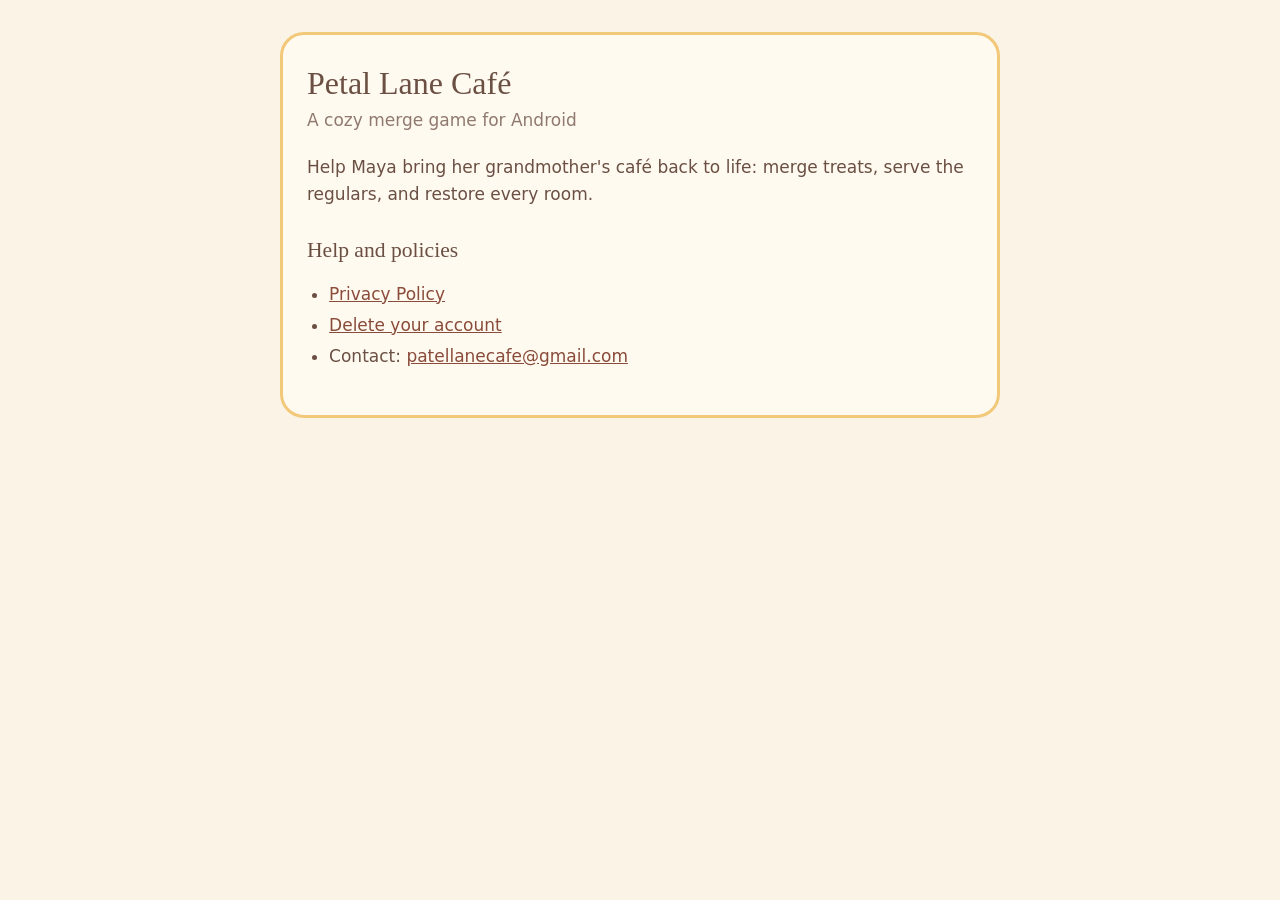
<file: index.html>
<!doctype html>
<html lang="en">
<head>
  <meta charset="utf-8">
  <meta name="viewport" content="width=device-width, initial-scale=1">
  <title>Petal Lane Café</title>
  <link rel="stylesheet" href="style.css">
</head>
<body>
<main>
  <h1>Petal Lane Café</h1>
  <p class="updated">A cozy merge game for Android</p>
  <p>Help Maya bring her grandmother's café back to life: merge treats, serve the regulars, and restore every room.</p>
  <h2>Help and policies</h2>
  <ul>
    <li><a href="privacy.html">Privacy Policy</a></li>
    <li><a href="delete-account.html">Delete your account</a></li>
    <li>Contact: <a href="mailto:patellanecafe@gmail.com">patellanecafe@gmail.com</a></li>
  </ul>
</main>
</body>
</html>
</file>
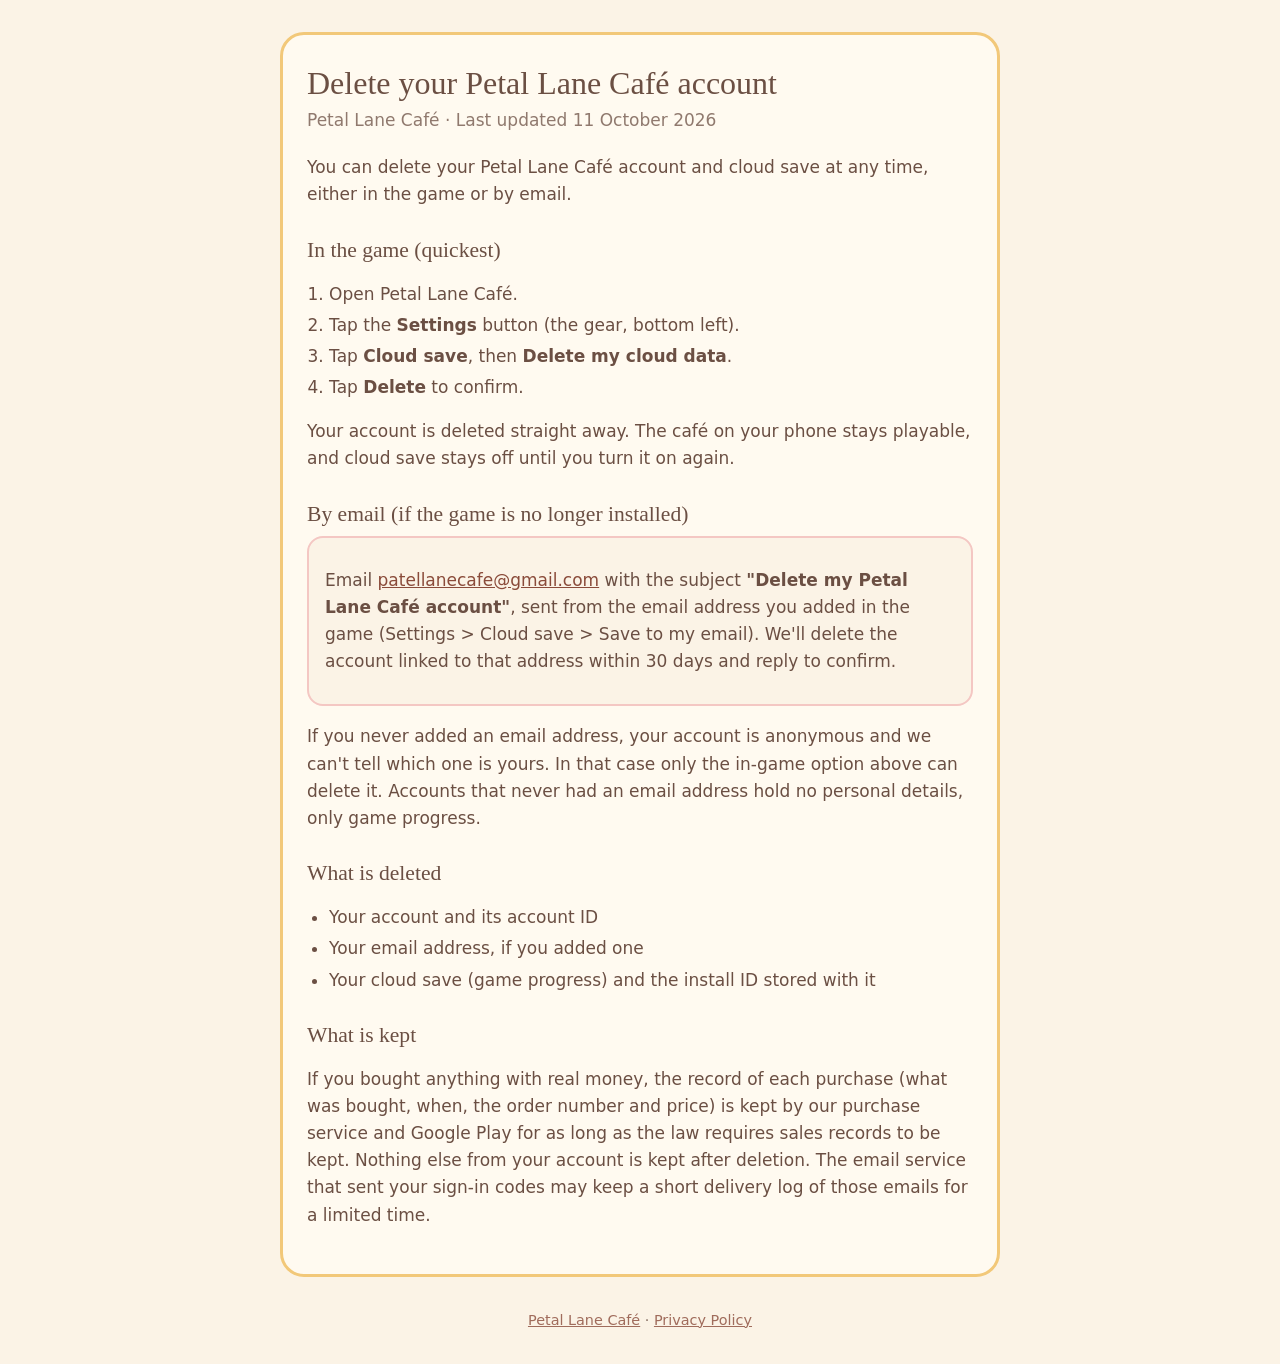
<file: delete-account.html>
<!doctype html>
<html lang="en">
<head>
  <meta charset="utf-8">
  <meta name="viewport" content="width=device-width, initial-scale=1">
  <title>Delete Your Account – Petal Lane Café</title>
  <link rel="stylesheet" href="style.css">
</head>
<body>
<main>
  <h1>Delete your Petal Lane Café account</h1>
  <p class="updated">Petal Lane Café · Last updated 11 October 2026</p>

  <p>You can delete your Petal Lane Café account and cloud save at any time, either in the game or by email.</p>

  <h2>In the game (quickest)</h2>
  <ol>
    <li>Open Petal Lane Café.</li>
    <li>Tap the <strong>Settings</strong> button (the gear, bottom left).</li>
    <li>Tap <strong>Cloud save</strong>, then <strong>Delete my cloud data</strong>.</li>
    <li>Tap <strong>Delete</strong> to confirm.</li>
  </ol>
  <p>Your account is deleted straight away. The café on your phone stays playable, and cloud save stays off until you
  turn it on again.</p>

  <h2>By email (if the game is no longer installed)</h2>
  <div class="box">
    <p>Email <a href="mailto:patellanecafe@gmail.com?subject=Delete%20my%20Petal%20Lane%20Caf%C3%A9%20account">patellanecafe@gmail.com</a>
    with the subject <strong>"Delete my Petal Lane Café account"</strong>, sent from the email address you added in the
    game (Settings &gt; Cloud save &gt; Save to my email). We'll delete the account linked to that address within
    30 days and reply to confirm.</p>
  </div>
  <p>If you never added an email address, your account is anonymous and we can't tell which one is yours. In that case
  only the in-game option above can delete it. Accounts that never had an email address hold no personal details,
  only game progress.</p>

  <h2>What is deleted</h2>
  <ul>
    <li>Your account and its account ID</li>
    <li>Your email address, if you added one</li>
    <li>Your cloud save (game progress) and the install ID stored with it</li>
  </ul>

  <h2>What is kept</h2>
  <p>If you bought anything with real money, the record of each purchase (what was bought, when, the order number and
  price) is kept by our purchase service and Google Play for as long as the law requires sales records to be kept. Nothing else
  from your account is kept after deletion. The email service that sent your sign-in codes may keep a short delivery log of those emails for a limited time.</p>
</main>
<footer><a href="index.html">Petal Lane Café</a> · <a href="privacy.html">Privacy Policy</a></footer>
</body>
</html>
</file>
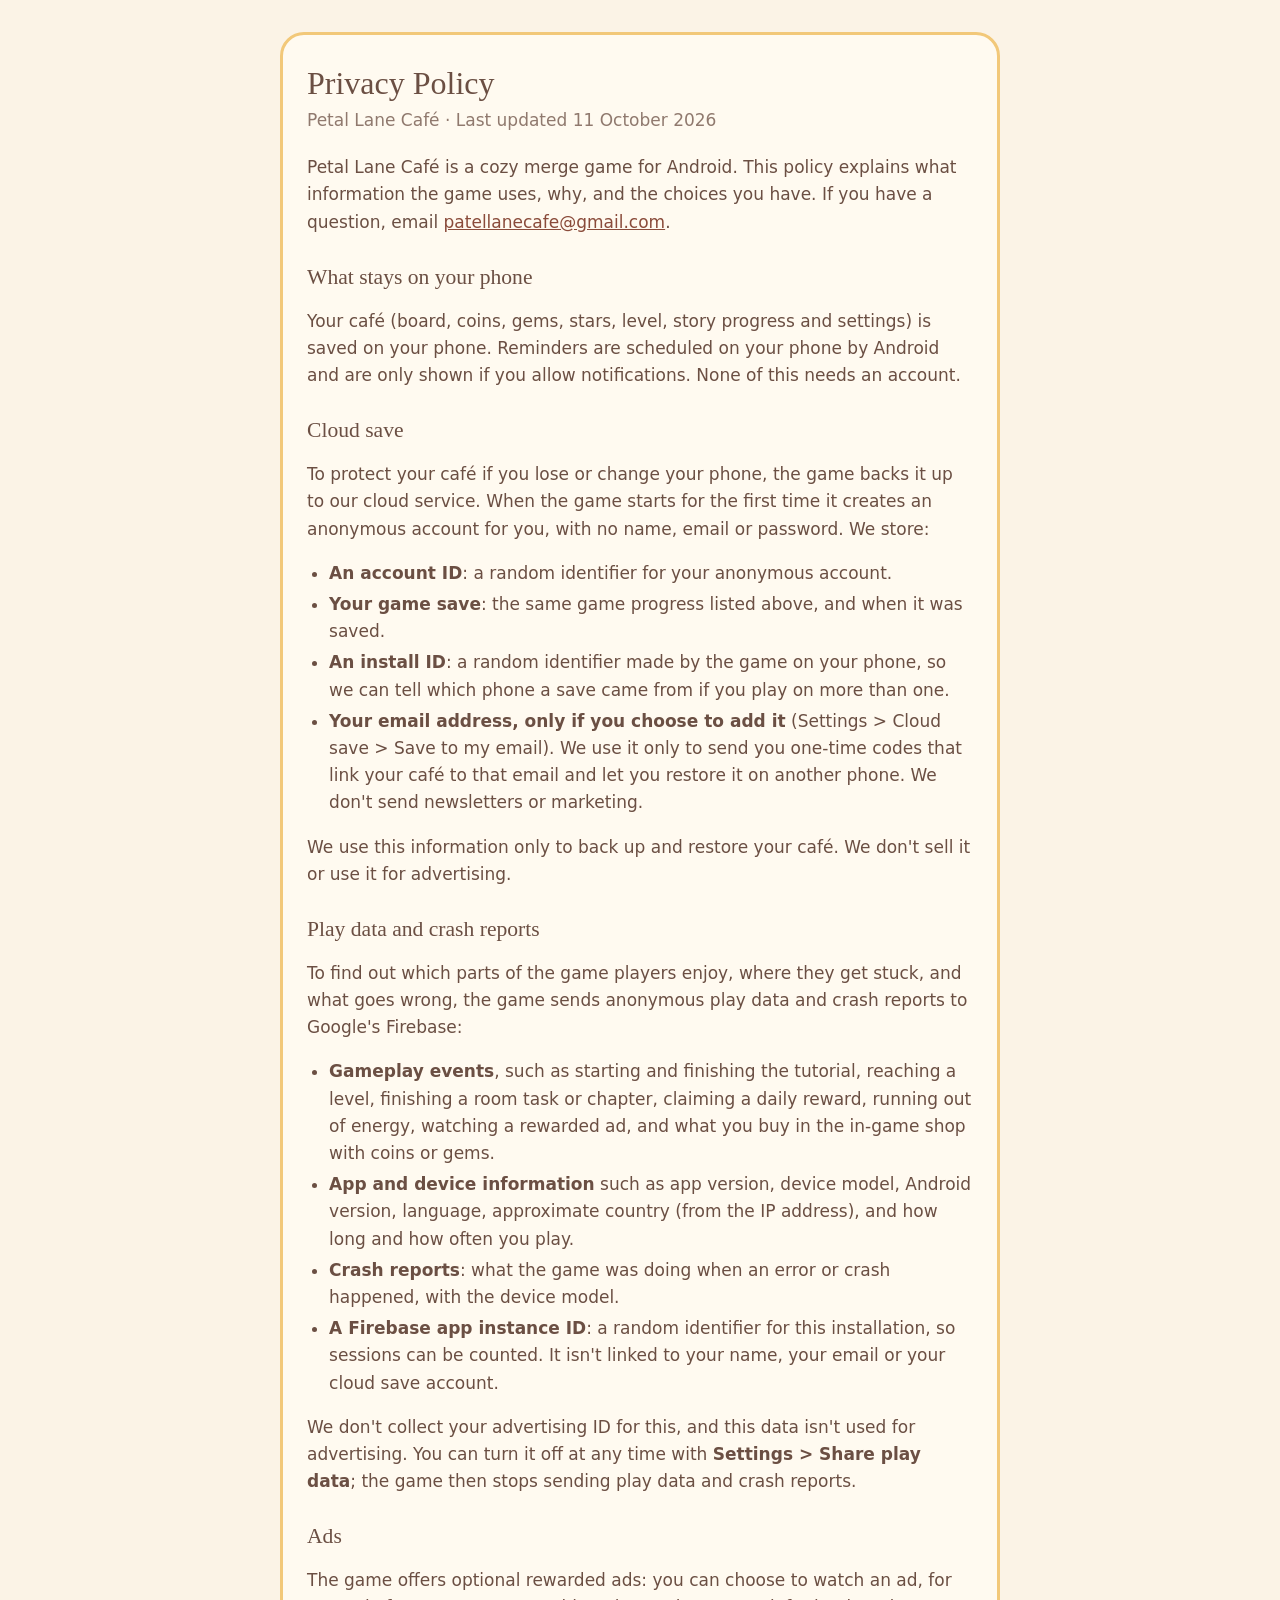
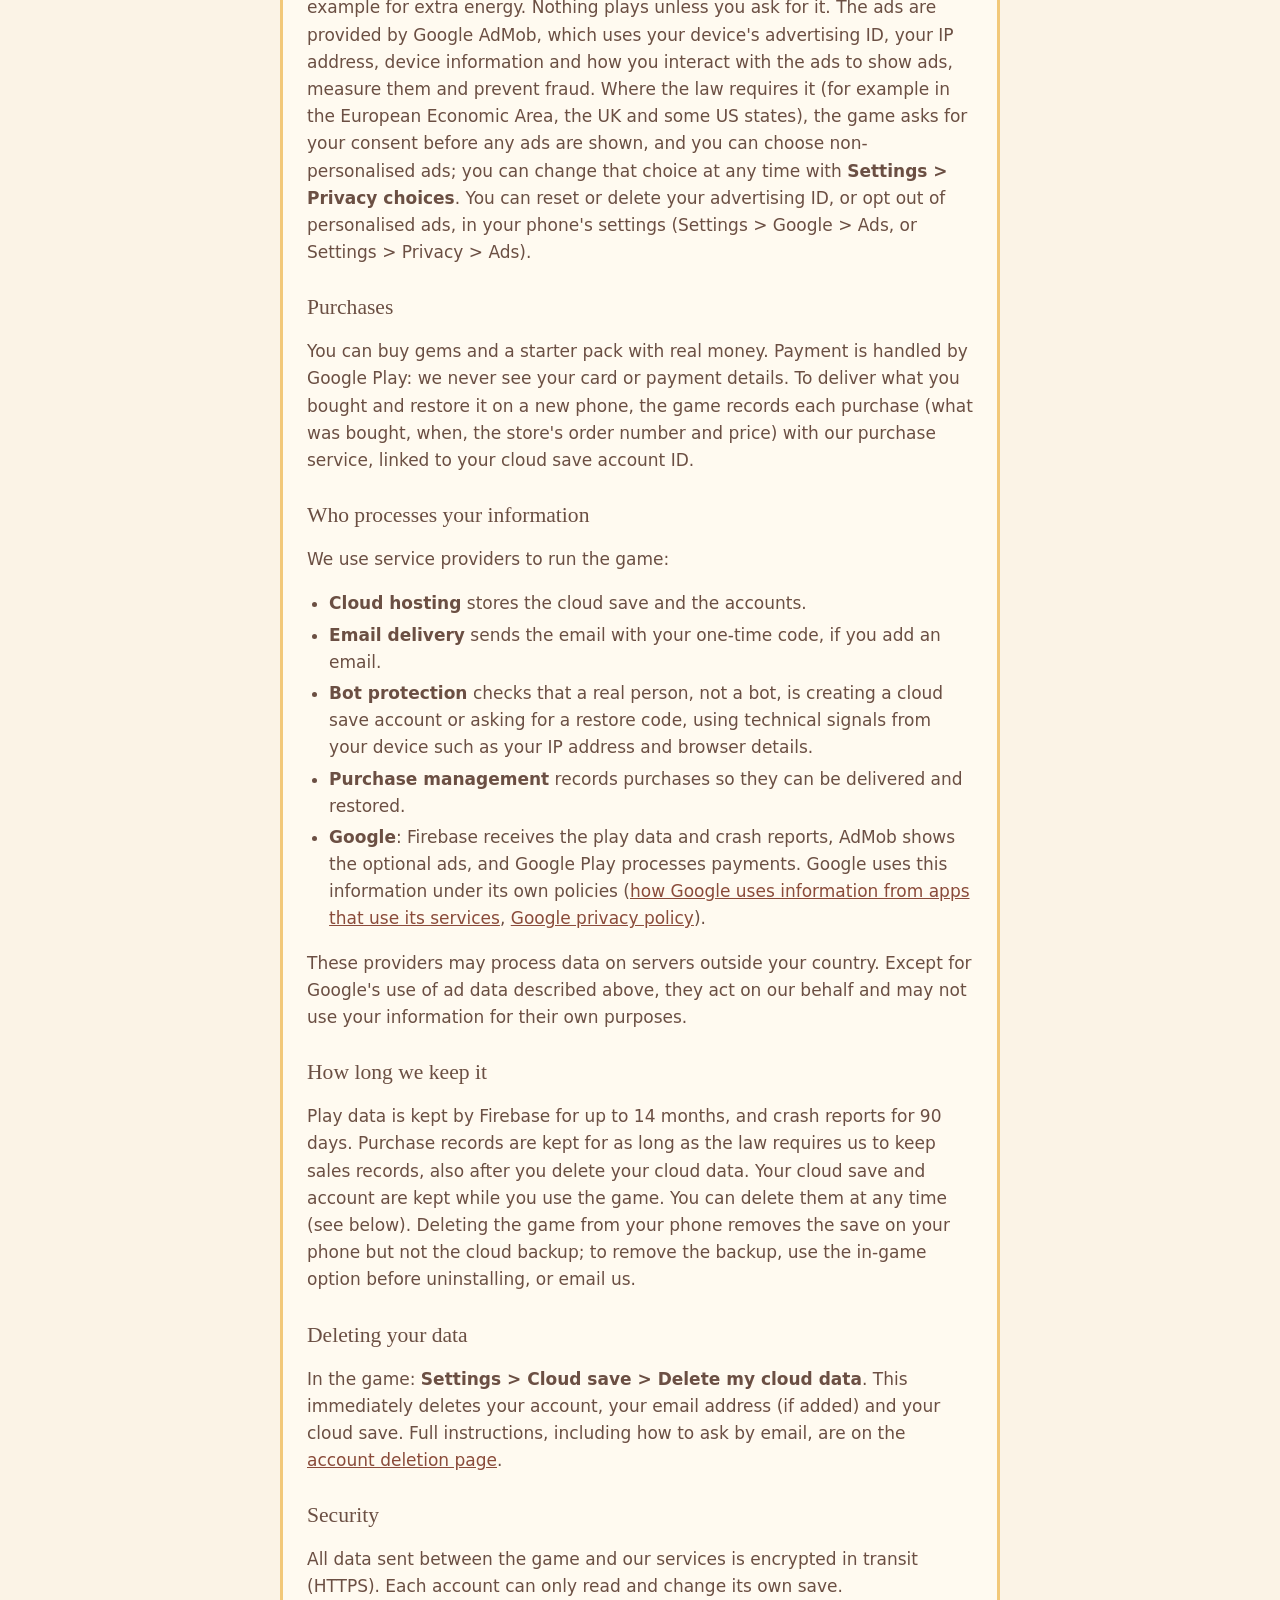
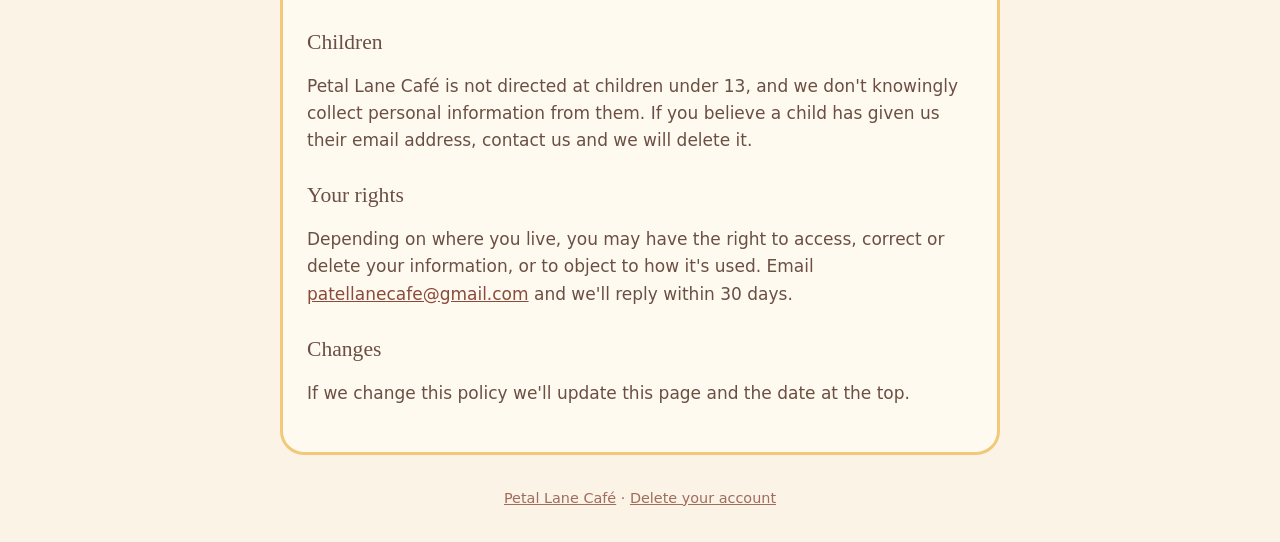
<file: privacy.html>
<!doctype html>
<html lang="en">
<head>
  <meta charset="utf-8">
  <meta name="viewport" content="width=device-width, initial-scale=1">
  <title>Privacy Policy – Petal Lane Café</title>
  <link rel="stylesheet" href="style.css">
</head>
<body>
<main>
  <h1>Privacy Policy</h1>
  <p class="updated">Petal Lane Café · Last updated 11 October 2026</p>

  <p>Petal Lane Café is a cozy merge game for Android. This policy explains what information the game uses, why, and the
  choices you have. If you have a question, email <a href="mailto:patellanecafe@gmail.com">patellanecafe@gmail.com</a>.</p>

  <h2>What stays on your phone</h2>
  <p>Your café (board, coins, gems, stars, level, story progress and settings) is saved on your phone. Reminders are
  scheduled on your phone by Android and are only shown if you allow notifications. None of this needs an account.</p>

  <h2>Cloud save</h2>
  <p>To protect your café if you lose or change your phone, the game backs it up to our cloud service. When the game
  starts for the first time it creates an anonymous account for you, with no name, email or password. We store:</p>
  <ul>
    <li><strong>An account ID</strong>: a random identifier for your anonymous account.</li>
    <li><strong>Your game save</strong>: the same game progress listed above, and when it was saved.</li>
    <li><strong>An install ID</strong>: a random identifier made by the game on your phone, so we can tell which phone a
      save came from if you play on more than one.</li>
    <li><strong>Your email address, only if you choose to add it</strong> (Settings &gt; Cloud save &gt; Save to my email).
      We use it only to send you one-time codes that link your café to that email and let you restore it on another
      phone. We don't send newsletters or marketing.</li>
  </ul>
  <p>We use this information only to back up and restore your café. We don't sell it or use it for advertising.</p>

  <h2>Play data and crash reports</h2>
  <p>To find out which parts of the game players enjoy, where they get stuck, and what goes wrong, the game sends
  anonymous play data and crash reports to Google's Firebase:</p>
  <ul>
    <li><strong>Gameplay events</strong>, such as starting and finishing the tutorial, reaching a level, finishing a
      room task or chapter, claiming a daily reward, running out of energy, watching a rewarded ad, and what you buy in
      the in-game shop with coins or gems.</li>
    <li><strong>App and device information</strong> such as app version, device model, Android version, language,
      approximate country (from the IP address), and how long and how often you play.</li>
    <li><strong>Crash reports</strong>: what the game was doing when an error or crash happened, with the device model.</li>
    <li><strong>A Firebase app instance ID</strong>: a random identifier for this installation, so sessions can be
      counted. It isn't linked to your name, your email or your cloud save account.</li>
  </ul>
  <p>We don't collect your advertising ID for this, and this data isn't used for advertising. You can turn it off at
  any time with <strong>Settings &gt; Share play data</strong>; the game then stops sending play data and crash
  reports.</p>

  <h2>Ads</h2>
  <p>The game offers optional rewarded ads: you can choose to watch an ad, for example for extra energy. Nothing plays
  unless you ask for it. The ads are provided by Google AdMob, which uses your device's advertising ID, your IP
  address, device information and how you interact with the ads to show ads, measure them and prevent fraud. Where the
  law requires it (for example in the European Economic Area, the UK and some US states), the game asks for your
  consent before any ads are shown, and you can choose non-personalised ads; you can change that choice at any time
  with <strong>Settings &gt; Privacy choices</strong>. You can reset or delete your advertising
  ID, or opt out of personalised ads, in your phone's settings (Settings &gt; Google &gt; Ads, or Settings &gt;
  Privacy &gt; Ads).</p>

  <h2>Purchases</h2>
  <p>You can buy gems and a starter pack with real money. Payment is handled by Google Play: we never see your card or
  payment details. To deliver what you bought and restore it on a new phone, the game records each purchase (what was
  bought, when, the store's order number and price) with our purchase service, linked to your cloud save account ID.</p>

  <h2>Who processes your information</h2>
  <p>We use service providers to run the game:</p>
  <ul>
    <li><strong>Cloud hosting</strong> stores the cloud save and the accounts.</li>
    <li><strong>Email delivery</strong> sends the email with your one-time code, if you add an email.</li>
    <li><strong>Bot protection</strong> checks that a real person, not a bot, is creating a cloud save account or
      asking for a restore code, using technical signals from your device such as your IP address and browser
      details.</li>
    <li><strong>Purchase management</strong> records purchases so they can be delivered and restored.</li>
    <li><strong>Google</strong>: Firebase receives the play data and crash reports, AdMob shows the optional ads, and
      Google Play processes payments. Google uses this information under its own policies
      (<a href="https://policies.google.com/technologies/partner-sites">how Google uses information from apps that use
      its services</a>, <a href="https://policies.google.com/privacy">Google privacy policy</a>).</li>
  </ul>
  <p>These providers may process data on servers outside your country. Except for Google's use of ad data described
  above, they act on our behalf and may not use your information for their own purposes.</p>

  <h2>How long we keep it</h2>
  <p>Play data is kept by Firebase for up to 14 months, and crash reports for 90 days. Purchase records are kept for as long as the law requires us to
  keep sales records, also after you delete your cloud data. Your cloud save and account are kept while you use the game. You can delete them at any time (see below). Deleting
  the game from your phone removes the save on your phone but not the cloud backup; to remove the backup, use the
  in-game option before uninstalling, or email us.</p>

  <h2>Deleting your data</h2>
  <p>In the game: <strong>Settings &gt; Cloud save &gt; Delete my cloud data</strong>. This immediately deletes your
  account, your email address (if added) and your cloud save. Full instructions, including how to ask by email, are on
  the <a href="delete-account.html">account deletion page</a>.</p>

  <h2>Security</h2>
  <p>All data sent between the game and our services is encrypted in transit (HTTPS). Each account can only read and
  change its own save.</p>

  <h2>Children</h2>
  <p>Petal Lane Café is not directed at children under 13, and we don't knowingly collect personal information from
  them. If you believe a child has given us their email address, contact us and we will delete it.</p>

  <h2>Your rights</h2>
  <p>Depending on where you live, you may have the right to access, correct or delete your information, or to object to
  how it's used. Email <a href="mailto:patellanecafe@gmail.com">patellanecafe@gmail.com</a> and we'll reply within 30
  days.</p>

  <h2>Changes</h2>
  <p>If we change this policy we'll update this page and the date at the top.</p>
</main>
<footer><a href="index.html">Petal Lane Café</a> · <a href="delete-account.html">Delete your account</a></footer>
</body>
</html>
</file>
<file: style.css>
:root {
  --cream: #fbf3e6;
  --card: #fffaf0;
  --cocoa: #6b4f43;
  --honey: #f2c879;
  --blush: #f4c7c3;
}
* { box-sizing: border-box; }
body {
  margin: 0;
  background: var(--cream);
  color: var(--cocoa);
  font: 17px/1.6 system-ui, -apple-system, "Segoe UI", Roboto, sans-serif;
}
main {
  max-width: 720px;
  margin: 32px auto;
  padding: 28px 24px;
  background: var(--card);
  border: 3px solid var(--honey);
  border-radius: 24px;
}
h1, h2 { font-family: Georgia, "Times New Roman", serif; font-weight: normal; line-height: 1.25; }
h1 { font-size: 2rem; margin: 0 0 4px; }
h2 { font-size: 1.35rem; margin: 28px 0 8px; }
.updated { opacity: 0.75; margin: 0 0 20px; }
a { color: #8a4b3a; }
ul, ol { padding-left: 1.3em; }
li { margin: 4px 0; }
.box { background: var(--cream); border: 2px solid var(--blush); border-radius: 16px; padding: 12px 16px; }
footer { max-width: 720px; margin: 0 auto 32px; padding: 0 24px; font-size: 0.9rem; opacity: 0.8; text-align: center; }
@media (max-width: 600px) {
  main { margin: 16px; padding: 22px 16px; }
}
</file>
